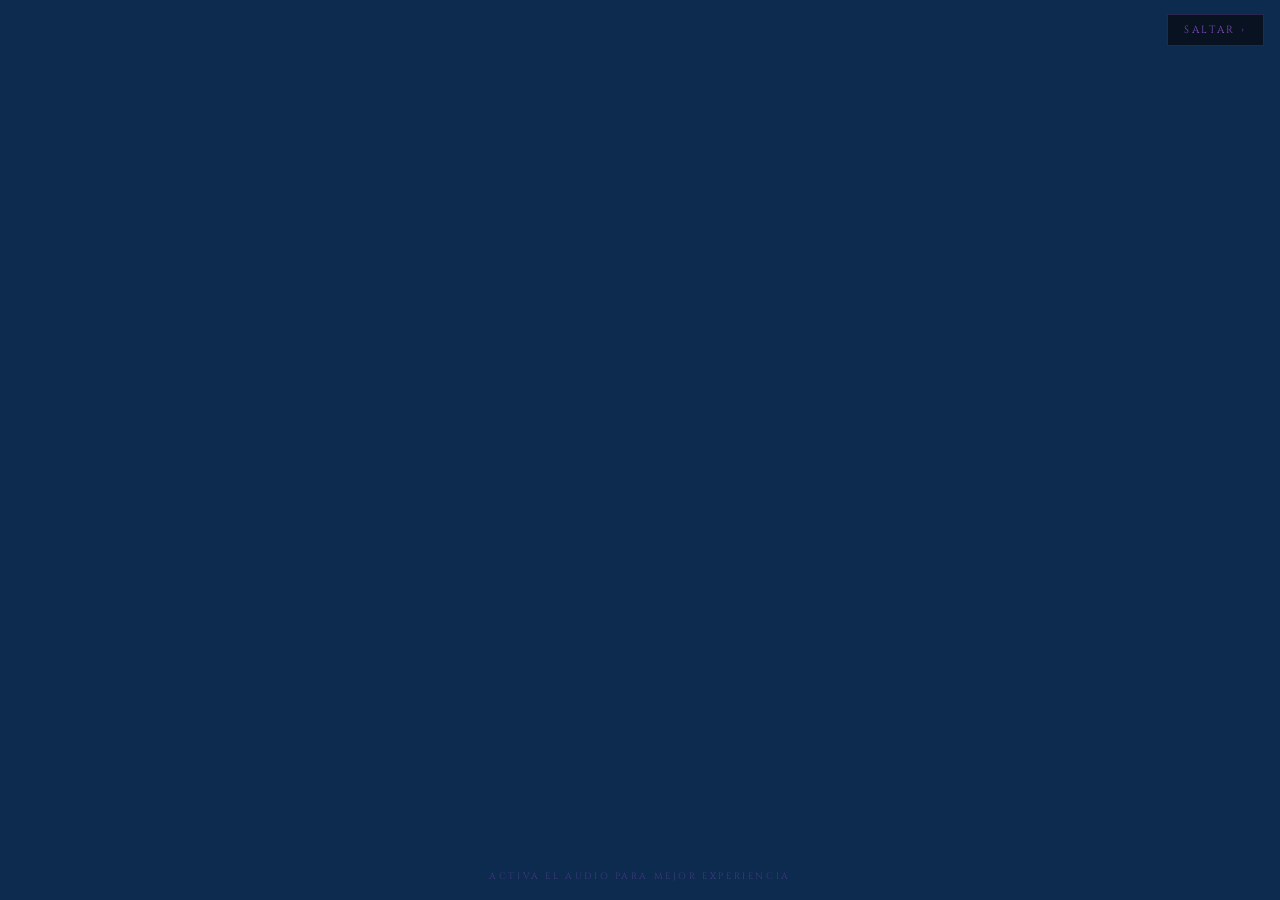
<file: index.html>
//index.html
<!DOCTYPE html>
<html lang="es">
<head>
  <meta charset="UTF-8" />
  <meta name="viewport" content="width=device-width, initial-scale=1.0, maximum-scale=1.0, user-scalable=no" />
  <meta name="screen-orientation" content="landscape" />
  <meta name="mobile-web-app-capable" content="yes" />
  <meta name="apple-mobile-web-app-capable" content="yes" />
  <title>Ashes of the Reborn</title>
  <link rel="preconnect" href="https://fonts.googleapis.com" />
  <link rel="preconnect" href="https://fonts.gstatic.com" crossorigin />
  <link href="https://fonts.googleapis.com/css2?family=Cinzel+Decorative:wght@400;700;900&family=Cinzel:wght@400;500;600&family=EB+Garamond:ital,wght@0,400;0,500;1,400&display=swap" rel="stylesheet" />
  <link rel="stylesheet" href="css/mochigo.css" />
  <style>
    *, *::before, *::after { box-sizing: border-box; margin: 0; padding: 0; }

    html, body {
      width: 100%; height: 100%;
      overflow: hidden;
      background: var(--ash-deep);
      font-family: 'EB Garamond', serif;
      color: var(--text);
      cursor: default;
    }

    #particles {
      position: fixed; inset: 0;
      pointer-events: none;
      z-index: 0;
    }

    .vignette {
      position: fixed; inset: 0;
      background: radial-gradient(ellipse at center,
        transparent 30%,
        rgba(5,5,10,0.7) 80%,
        rgba(5,5,10,0.97) 100%);
      pointer-events: none;
      z-index: 1;
    }

    .screen {
      position: fixed; inset: 0;
      display: flex; flex-direction: column;
      align-items: center; justify-content: center;
      opacity: 0;
      pointer-events: none;
      z-index: 10;
      transition: opacity 0.05s;
    }
    .screen.active {
      opacity: 1;
      pointer-events: all;
    }

    #rotate-warning {
      position: fixed; inset: 0;
      background: var(--furina-dark);
      display: flex; flex-direction: column;
      align-items: center; justify-content: center; gap: 20px;
      z-index: 999;
      opacity: 0; pointer-events: none;
      transition: opacity 0.4s;
    }
    #rotate-warning.show { opacity: 1; pointer-events: all; }
    .rotate-icon {
      font-size: 2.8rem;
      animation: rotateAnim 1.5s ease-in-out infinite;
    }
    @keyframes rotateAnim {
      0%,100% { transform: rotate(0deg); }
      50%      { transform: rotate(90deg); }
    }
    .rotate-text {
      font-family: 'Cinzel', serif;
      font-size: 0.8rem; letter-spacing: 0.3em;
      color: var(--clorinde-light); text-align: center;
      text-transform: uppercase;
    }
    .rotate-sub {
      font-family: 'EB Garamond', serif;
      font-size: 0.9rem; color: rgba(123,79,191,0.5);
      text-align: center; font-style: italic;
    }

    #screen-logo {
      background: var(--furina-dark);
    }
    .studio-logo {
      display: flex; flex-direction: column;
      align-items: center; gap: 0;
      opacity: 0;
    }
    .studio-logo.reveal {
      animation: logoReveal 4.8s ease forwards;
    }
    @keyframes logoReveal {
      0%   { opacity: 0; transform: scale(0.94) translateY(6px); }
      18%  { opacity: 1; transform: scale(1) translateY(0); }
      72%  { opacity: 1; transform: scale(1); }
      100% { opacity: 0; transform: scale(1.02); }
    }
    .logo-emblem {
     width: min(480px, 88vw);
      height: auto;
      display: block;
      border-radius: 12px;
   }
    @media (orientation: portrait) {
      .logo-emblem { width: min(320px, 85vw); }
    }
    .studio-name, .studio-sub { display: none; }

    /* ══ MENU PRINCIPAL — Clorinde dominante ══ */
    #screen-menu { background: var(--skirk-black); }

    @media (orientation: portrait) {
      #screen-menu .menu-layout {
        flex-direction: column;
        text-align: center;
      }
      #screen-menu .menu-left { border-right: none; border-bottom: 1px solid rgba(123,79,191,0.18); padding-bottom: 20px; }
      #screen-menu .menu-title { font-size: 1.6rem; }
      #screen-menu .menu-subtitle { font-size: 0.6rem; }
    }

    .menu-bg {
      position: absolute; inset: 0;
      background:
        radial-gradient(ellipse 55% 45% at 100% 100%,
          rgba(123,79,191,0.35) 0%, transparent 55%),
        radial-gradient(ellipse 45% 50% at 0% 0%,
          rgba(123,79,191,0.10) 0%, transparent 50%),
        radial-gradient(ellipse 60% 60% at 30% 70%,
          rgba(61,31,110,0.4) 0%, transparent 65%),
        linear-gradient(135deg, var(--skirk-black) 0%, var(--skirk-dark) 100%);
    }

    .menu-layout {
      position: relative; z-index: 2;
      display: flex; flex-direction: row;
      align-items: center;
      width: 100%; height: 100%;
      padding: 0 6vw;
      gap: 0;
    }

    .menu-left {
      flex: 1;
      display: flex; flex-direction: column;
      justify-content: center;
      padding-right: 5vw;
      border-right: 1px solid rgba(123,79,191,0.2);
    }

    .menu-right {
      flex: 0 0 auto;
      display: flex; flex-direction: column;
      justify-content: center;
      padding-left: 5vw;
      min-width: 200px;
    }

    .menu-title-wrap { position: relative; }

    .menu-title-bg {
      font-family: 'Cinzel Decorative', serif;
      font-size: clamp(1.4rem, 4.5vw, 4rem);
      font-weight: 900;
      color: transparent;
      -webkit-text-stroke: 1px var(--clorinde-light);
      position: absolute; top: 50%; left: 0;
      transform: translateY(-50%);
      white-space: nowrap;
      opacity: 0.12; pointer-events: none;
      filter: blur(2px);
    }
    .menu-title {
      font-family: 'Cinzel Decorative', serif;
      font-size: clamp(1.4rem, 4.5vw, 4rem);
      font-weight: 900;
      background: linear-gradient(120deg,
        var(--accent) 0%,
        var(--clorinde-light) 45%,
        var(--skirk-dark) 100%);
      -webkit-background-clip: text;
      -webkit-text-fill-color: transparent;
      background-clip: text;
      filter: drop-shadow(0 0 24px rgba(123,79,191,0.35));
      position: relative;
      line-height: 1.15;
    }
    .menu-subtitle {
      font-family: 'Cinzel', serif;
      font-size: clamp(0.52rem, 1vw, 0.72rem);
      letter-spacing: 0.4em;
      color: var(--jahoda-purple);
      margin-top: 14px;
      text-transform: uppercase;
    }
    .menu-divider {
      width: 120px; height: 1px;
      background: linear-gradient(90deg, var(--clorinde-light), transparent);
      margin: 20px 0;
      position: relative;
    }
    .menu-divider::before {
      content: '✦';
      position: absolute; top: 50%; left: 0;
      transform: translateY(-50%);
      color: var(--accent); font-size: 0.6rem;
      background: var(--skirk-black); padding-right: 8px;
    }
    .menu-studio {
      font-family: 'Cinzel', serif;
      font-size: 0.58rem; letter-spacing: 0.3em;
      color: var(--clorinde-light); opacity: 0.65;
      text-transform: uppercase;
    }

    .menu-options {
      display: flex; flex-direction: column;
      align-items: flex-start; gap: 2px;
    }
    .menu-btn {
      font-family: 'Cinzel', serif;
      font-size: clamp(0.82rem, 1.8vw, 0.95rem);
      letter-spacing: 0.18em;
      color: var(--text-dim);
      background: none; border: none;
      padding: 14px 0 14px 16px;
      cursor: pointer;
      position: relative;
      transition: color 0.2s, padding-left 0.2s;
      text-transform: uppercase;
      -webkit-tap-highlight-color: transparent;
      white-space: nowrap;
    }
    .menu-btn::before {
      content: '';
      position: absolute; left: 0; top: 50%;
      transform: translateY(-50%) scaleY(0);
      width: 2px; height: 60%;
      background: var(--clorinde-light);
      transition: transform 0.2s;
    }
    .menu-btn:active, .menu-btn:hover {
      color: var(--accent); padding-left: 22px;
    }
    .menu-btn:active::before, .menu-btn:hover::before { transform: translateY(-50%) scaleY(1); }
    .menu-btn.primary {
      color: var(--jahoda-purple);
      font-size: clamp(0.9rem, 2vw, 1rem);
    }
    .menu-btn.primary:active, .menu-btn.primary:hover { color: var(--accent); }
    .menu-version {
      position: absolute; bottom: 22px; right: 30px;
      font-family: 'Cinzel', serif; font-size: 0.58rem;
      letter-spacing: 0.2em; color: var(--clorinde-light); opacity: 0.5;
    }

    #skip-btn {
      position: fixed; top: 14px; right: 16px;
      font-family: 'Cinzel', serif;
      font-size: 0.65rem; letter-spacing: 0.25em;
      color: var(--clorinde-light);
      background: rgba(8,8,14,0.7);
      border: 1px solid rgba(123,79,191,0.3);
      padding: 8px 16px;
      cursor: pointer; z-index: 200;
      opacity: 0; pointer-events: none;
      transition: opacity 0.4s, color 0.2s, border-color 0.2s;
    }
    #skip-btn.visible { opacity: 1; pointer-events: all; }
    #skip-btn:active { color: var(--accent); border-color: rgba(123,79,191,0.6); }

    #flash {
      position: fixed; inset: 0; background: #fff;
      opacity: 0; pointer-events: none; z-index: 100;
    }
    #fade {
      position: fixed; inset: 0; background: var(--skirk-black);
      opacity: 1; pointer-events: none; z-index: 50;
      transition: opacity 1.2s ease;
    }
    #fade.clear { opacity: 0; }

    #audio-note {
      position: fixed; bottom: 18px; left: 50%;
      transform: translateX(-50%);
      font-family: 'Cinzel', serif; font-size: 0.58rem;
      letter-spacing: 0.28em; color: var(--clorinde-light);
      opacity: 0; transition: opacity 1.2s; z-index: 200;
      white-space: nowrap;
    }
    #audio-note.show { opacity: 0.45; }
  </style>
</head>
<body>

<div id="rotate-warning">
  <div class="rotate-icon">📱</div>
  <div class="rotate-text">Gira tu dispositivo</div>
  <div class="rotate-sub">Este juego está diseñado para modo horizontal</div>
</div>

<canvas id="particles"></canvas>
<div class="vignette"></div>
<div id="flash"></div>
<div id="fade"></div>

<div class="screen" id="screen-logo">
  <div class="studio-logo" id="studioLogo">
    <img src="valiant.png" class="logo-emblem" alt="Valiant Gaming" />
  </div>
</div>

<button id="skip-btn" onclick="skipToMenu()">SALTAR ›</button>

<div class="screen" id="screen-menu">
  <div class="menu-bg"></div>
  <div class="menu-layout">
    <div class="menu-left">
      <div class="menu-title-wrap">
        <div class="menu-title-bg">ASHES OF<br>THE REBORN</div>
        <div class="menu-title">ASHES OF<br>THE REBORN</div>
      </div>
      <div class="menu-subtitle">Un mundo aguarda. Un destino elegido.</div>
      <div class="menu-divider"></div>
      <div class="menu-studio">Valiant Gaming · Beta v0.1</div>
    </div>
    <div class="menu-right">
      <nav class="menu-options" id="menu-options-nav"></nav>
    </div>
  </div>
  <div class="menu-version">IRONFELL</div>
</div>

<div id="audio-note">ACTIVA EL AUDIO PARA MEJOR EXPERIENCIA</div>

<script>
  window.onerror = (msg, src, line) => {
  document.body.innerHTML = `<div style="color:red;padding:20px;font-family:monospace;font-size:14px;">
    ERROR: ${msg}<br>Línea: ${line}
  </div>`;
};

const canvas = document.getElementById('particles');
const ctx    = canvas.getContext('2d');

function resizeCanvas() {
  canvas.width  = window.innerWidth;
  canvas.height = window.innerHeight;
}
resizeCanvas();
window.addEventListener('resize', resizeCanvas);

class Particle {
  constructor() { this.reset(true); }
  reset(random) {
    this.x    = Math.random() * canvas.width;
    this.y    = random ? Math.random() * canvas.height : -5;
    this.size = Math.random() * 1.4 + 0.3;
    this.vx   = (Math.random() - 0.5) * 0.06;
    this.vy   = Math.random() * 0.18 + 0.05;
    this.maxL = Math.random() * 280 + 160;
    this.life = random ? Math.random() * this.maxL : 0;
    this.hue  = 260;
  }
  update() {
    this.x += this.vx; this.y += this.vy; this.life++;
    if (this.life > this.maxL || this.y > canvas.height + 4) this.reset(false);
  }
  draw() {
    const p = this.life / this.maxL;
    const a = p < 0.12 ? p/0.12 : p > 0.78 ? (1-p)/0.22 : 1;
    ctx.save();
    ctx.globalAlpha = a * 0.35;
    ctx.fillStyle = `hsl(${this.hue},40%,72%)`;
    ctx.beginPath();
    ctx.arc(this.x, this.y, this.size, 0, Math.PI*2);
    ctx.fill();
    ctx.restore();
  }
}

const parts = Array.from({length:140}, () => new Particle());
(function loop() { ctx.clearRect(0,0,canvas.width,canvas.height); parts.forEach(p=>{p.update();p.draw();}); requestAnimationFrame(loop); })();

const SCREENS = {
  logo:  document.getElementById('screen-logo'),
  menu:  document.getElementById('screen-menu'),
};

function showScreen(id) {
  Object.values(SCREENS).forEach(s => s.classList.remove('active'));
  if (id && SCREENS[id]) SCREENS[id].classList.add('active');
}

const fadeEl = document.getElementById('fade');
function fadeIn(cb, ms=1200) {
  fadeEl.style.transition = 'none';
  fadeEl.style.opacity = '1';
  fadeEl.classList.remove('clear');
  requestAnimationFrame(() => requestAnimationFrame(() => {
    fadeEl.style.transition = `opacity ${ms}ms ease`;
    fadeEl.style.opacity = '0';
    setTimeout(() => { fadeEl.classList.add('clear'); cb&&cb(); }, ms);
  }));
}
function fadeOut(cb, ms=1000) {
  fadeEl.classList.remove('clear');
  fadeEl.style.transition = `opacity ${ms}ms ease`;
  fadeEl.style.opacity = '1';
  setTimeout(() => cb&&cb(), ms);
}

function skipToMenu() {
  document.getElementById('skip-btn').classList.remove('visible');
  fadeOut(() => { showScreen('menu'); fadeIn(null, 1800); renderMenuOptions(); }, 700);
}

function showSkip() { document.getElementById('skip-btn').classList.add('visible'); }
function hideSkip() { document.getElementById('skip-btn').classList.remove('visible'); }

function hasSaveGame() {
  return localStorage.getItem('ashes_savegame') !== null;
}

function getSaveInfo() {
  const raw = localStorage.getItem('ashes_savegame');
  if (!raw) return null;
  try {
    const data = JSON.parse(raw);
    return { level: data.kael?.level ?? 1, timestamp: data.timestamp };
  } catch (e) {
    return null;
  }
}

function formatSaveTime(timestamp) {
  if (!timestamp) return '';
  const diffMs = Date.now() - timestamp;
  const mins = Math.floor(diffMs / 60000);
  if (mins < 1)  return 'ahora mismo';
  if (mins < 60) return `hace ${mins} min`;
  const hours = Math.floor(mins / 60);
  if (hours < 24) return `hace ${hours}h`;
  return `hace ${Math.floor(hours / 24)}d`;
}

function renderMenuOptions() {
  const nav = document.getElementById('menu-options-nav');
  const hasSave = hasSaveGame();
  const info    = hasSave ? getSaveInfo() : null;

  nav.innerHTML = '';

  if (hasSave) {
    const contBtn = document.createElement('button');
    contBtn.className = 'menu-btn primary';
    contBtn.textContent = info
      ? `Continuar · Nv.${info.level} · ${formatSaveTime(info.timestamp)}`
      : 'Continuar';
    contBtn.onclick = () => startGame(true);
    nav.appendChild(contBtn);
  }

  const newBtn = document.createElement('button');
  newBtn.className = 'menu-btn' + (hasSave ? '' : ' primary');
  newBtn.textContent = 'Nueva Partida';
  newBtn.onclick = () => {
    if (hasSave) {
      confirmOverwrite(() => {
        localStorage.removeItem('ashes_savegame');
        startGame(false);
      });
    } else {
      startGame(false);
    }
  };
  nav.appendChild(newBtn);

  const optBtn = document.createElement('button');
  optBtn.className = 'menu-btn';
  optBtn.textContent = 'Opciones';
  optBtn.onclick = () => alert('Opciones — pendiente de implementar');
  nav.appendChild(optBtn);
}

function confirmOverwrite(onConfirm) {
  const ok = window.confirm('Iniciar una nueva partida borrará tu progreso guardado. ¿Continuar?');
  if (ok) onConfirm();
}

function startGame(loadSave) {
  fadeOut(() => {
    window.location.href = loadSave ? './game.html?load=1' : './game.html';
  }, 900);
}

window.addEventListener('load', () => {
  if (screen.orientation && screen.orientation.lock) {
    screen.orientation.lock('landscape').catch(() => {});
  }

  const warning = document.getElementById('rotate-warning');
  function checkOrientation() {
    const isPortrait = window.innerHeight > window.innerWidth;
    warning.classList.toggle('show', isPortrait);
  }
  checkOrientation();
  window.addEventListener('resize', checkOrientation);
  window.addEventListener('orientationchange', checkOrientation);

  // Logo del estudio → menú principal directo (sin narrativa)
  showScreen('logo');
  const logo = document.getElementById('studioLogo');
  logo.classList.remove('reveal');
  void logo.offsetWidth;
  logo.classList.add('reveal');
  fadeIn(null, 900);

  setTimeout(() => {
    const note = document.getElementById('audio-note');
    note.classList.add('show');
    setTimeout(() => note.classList.remove('show'), 3800);
  }, 600);

  showSkip();

  setTimeout(() => {
    fadeOut(() => {
      hideSkip();
      showScreen('menu');
      fadeIn(null, 1800);
      renderMenuOptions();
    }, 1100);
  }, 5200);
});
</script>
</body>
</html>
</file>
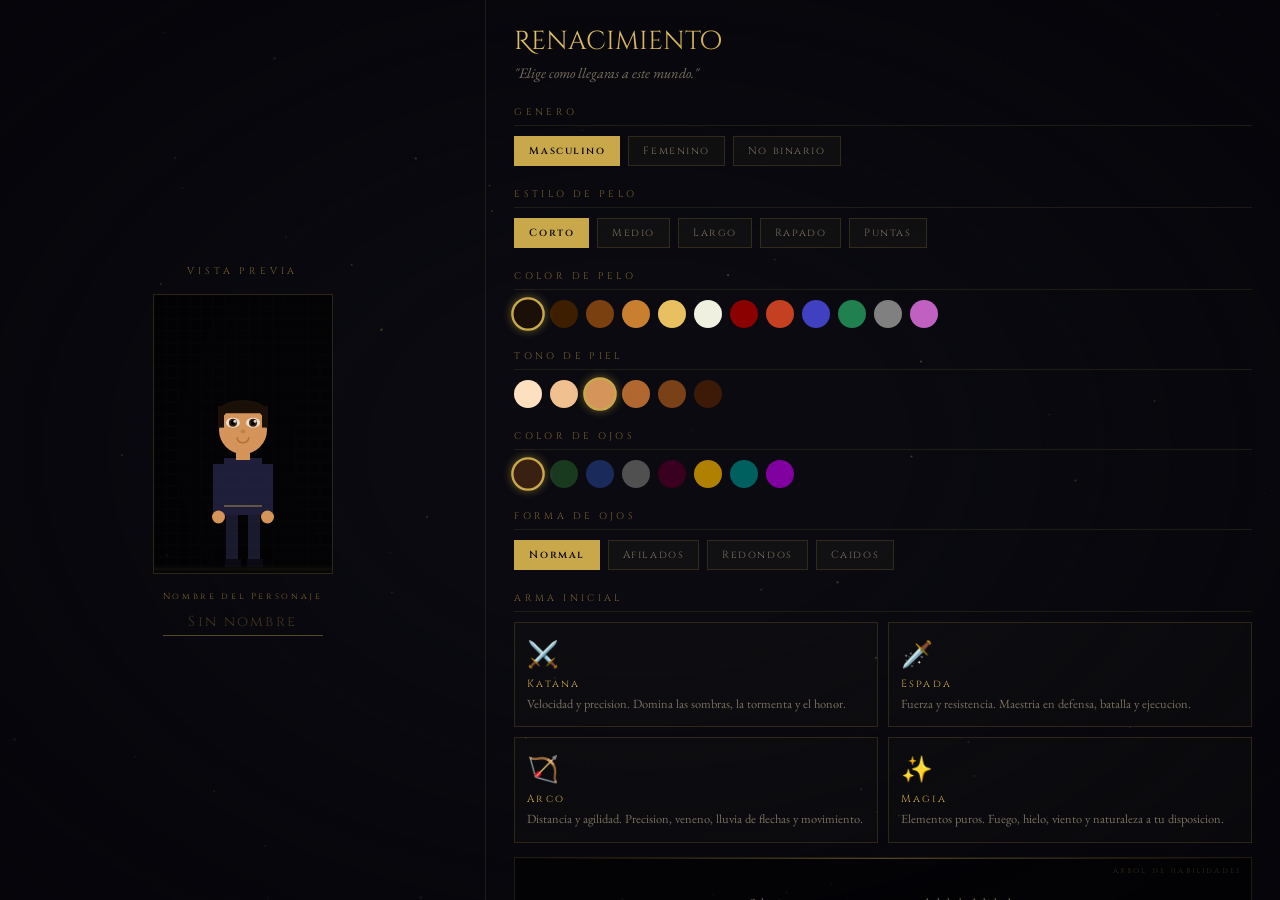
<file: character-creator.html>
<!DOCTYPE html>
<html lang="es">
<head>
<meta charset="UTF-8"/>
<meta name="viewport" content="width=device-width, initial-scale=1.0, maximum-scale=1.0, user-scalable=no"/>
<title>Ashes of the Reborn — Renacimiento</title>
<link href="https://fonts.googleapis.com/css2?family=Cinzel+Decorative:wght@400;700&family=Cinzel:wght@400;500;600&family=EB+Garamond:ital,wght@0,400;1,400&display=swap" rel="stylesheet"/>
<style>
*,*::before,*::after{box-sizing:border-box;margin:0;padding:0}
:root{
  --gold:#C9A84C;--gold-light:#E8C97A;--gold-dim:#7A6030;
  --ash:#1A1A1E;--ash-mid:#12121A;--ash-deep:#0A0A10;
  --ember:#8B2A0A;--smoke:#2E2E38;--text:#D4C9A8;--text-dim:#7A7060;
}
html,body{width:100%;height:100%;overflow:hidden;background:var(--ash-deep);
  font-family:'EB Garamond',serif;color:var(--text);}

#fade{position:fixed;inset:0;background:#04040A;opacity:0;pointer-events:none;z-index:50;transition:opacity 1s ease;}

#particles{position:fixed;inset:0;pointer-events:none;z-index:0;}
.vignette{position:fixed;inset:0;background:radial-gradient(ellipse at center,transparent 30%,rgba(5,5,10,0.7) 80%,rgba(5,5,10,0.97) 100%);pointer-events:none;z-index:1;}

.creator{
  position:fixed;inset:0;display:flex;z-index:10;
  opacity:1;
}

.col-preview{
  width:38%;height:100%;
  display:flex;flex-direction:column;align-items:center;justify-content:center;
  padding:20px;border-right:1px solid rgba(201,168,76,0.12);
  position:relative;
}
.preview-title{
  font-family:'Cinzel',serif;font-size:0.6rem;letter-spacing:0.4em;
  color:var(--gold-dim);text-transform:uppercase;margin-bottom:16px;
}
#sprite-canvas{
  width:180px;height:280px;
  border:1px solid rgba(201,168,76,0.2);
  background:rgba(0,0,0,0.4);
  image-rendering:pixelated;
}
.preview-name-wrap{margin-top:16px;text-align:center;}
.preview-name-label{font-family:'Cinzel',serif;font-size:0.55rem;letter-spacing:0.3em;color:var(--gold-dim);margin-bottom:6px;}
#char-name-input{
  background:transparent;border:none;border-bottom:1px solid rgba(201,168,76,0.4);
  color:var(--gold-light);font-family:'Cinzel',serif;font-size:0.9rem;
  letter-spacing:0.15em;text-align:center;width:160px;outline:none;padding:4px;
}
#char-name-input::placeholder{color:var(--gold-dim);opacity:0.5;}

.col-options{
  flex:1;height:100%;overflow-y:auto;
  padding:24px 28px;display:flex;flex-direction:column;gap:0;
}
.col-options::-webkit-scrollbar{width:3px;}
.col-options::-webkit-scrollbar-track{background:transparent;}
.col-options::-webkit-scrollbar-thumb{background:var(--gold-dim);border-radius:2px;}

.creator-header{margin-bottom:24px;}
.creator-title{
  font-family:'Cinzel Decorative',serif;font-size:clamp(1rem,2.5vw,1.6rem);
  background:linear-gradient(175deg,var(--gold-light) 0%,var(--gold) 50%,var(--gold-dim) 100%);
  -webkit-background-clip:text;-webkit-text-fill-color:transparent;background-clip:text;
}
.creator-sub{
  font-family:'EB Garamond',serif;font-style:italic;
  font-size:0.9rem;color:var(--text-dim);margin-top:4px;
}

.section{margin-bottom:22px;}
.section-title{
  font-family:'Cinzel',serif;font-size:0.6rem;letter-spacing:0.35em;
  color:var(--gold-dim);text-transform:uppercase;
  margin-bottom:10px;padding-bottom:6px;
  border-bottom:1px solid rgba(201,168,76,0.12);
}

.pill-group{display:flex;flex-wrap:wrap;gap:8px;}
.pill{
  font-family:'Cinzel',serif;font-size:0.65rem;letter-spacing:0.15em;
  color:var(--text-dim);background:rgba(201,168,76,0.04);
  border:1px solid rgba(201,168,76,0.18);padding:7px 14px;
  cursor:pointer;transition:all 0.18s;-webkit-tap-highlight-color:transparent;
}
.pill:hover{color:var(--gold);border-color:rgba(201,168,76,0.45);}
.pill.active{
  color:var(--ash-deep);background:var(--gold);
  border-color:var(--gold);font-weight:600;
}

.swatch-group{display:flex;flex-wrap:wrap;gap:8px;}
.swatch{
  width:28px;height:28px;border-radius:50%;cursor:pointer;
  border:2px solid transparent;transition:all 0.18s;
  -webkit-tap-highlight-color:transparent;
}
.swatch:hover{transform:scale(1.15);}
.swatch.active{border-color:var(--gold);transform:scale(1.2);box-shadow:0 0 8px rgba(201,168,76,0.5);}

.weapon-grid{display:grid;grid-template-columns:1fr 1fr;gap:10px;}
.weapon-card{
  border:1px solid rgba(201,168,76,0.18);padding:14px 12px;
  cursor:pointer;transition:all 0.2s;position:relative;overflow:hidden;
  -webkit-tap-highlight-color:transparent;
  background:rgba(201,168,76,0.02);
}
.weapon-card::before{
  content:'';position:absolute;inset:0;
  background:linear-gradient(135deg,rgba(201,168,76,0.06) 0%,transparent 60%);
  opacity:0;transition:opacity 0.2s;
}
.weapon-card:hover::before,.weapon-card.active::before{opacity:1;}
.weapon-card.active{
  border-color:rgba(201,168,76,0.6);
  box-shadow:0 0 20px rgba(201,168,76,0.1),inset 0 0 20px rgba(201,168,76,0.03);
}
.weapon-icon{font-size:1.6rem;margin-bottom:6px;}
.weapon-name{
  font-family:'Cinzel',serif;font-size:0.65rem;letter-spacing:0.2em;
  color:var(--gold);display:block;margin-bottom:4px;
}
.weapon-desc{font-size:0.78rem;color:var(--text-dim);line-height:1.4;}

.skill-projection{
  margin-top:14px;
  border:1px solid rgba(201,168,76,0.15);
  background:rgba(0,0,0,0.5);
  padding:16px;position:relative;overflow:hidden;
  min-height:120px;
  transition:opacity 0.4s;
}
.skill-projection::before{
  content:'ARBOL DE HABILIDADES';
  position:absolute;top:8px;right:10px;
  font-family:'Cinzel',serif;font-size:0.45rem;letter-spacing:0.3em;
  color:rgba(201,168,76,0.25);
}
.skill-projection::after{
  content:'';position:absolute;left:0;right:0;height:1px;
  background:linear-gradient(90deg,transparent,rgba(201,168,76,0.4),transparent);
  animation:scan 3s linear infinite;top:0;
}
@keyframes scan{0%{top:0;}100%{top:100%;}}

.skill-tree-wrap{display:flex;flex-direction:column;gap:10px;}
.skill-subtype{margin-bottom:8px;}
.subtype-label{
  font-family:'Cinzel',serif;font-size:0.55rem;letter-spacing:0.25em;
  color:rgba(201,168,76,0.5);text-transform:uppercase;margin-bottom:6px;
}
.skill-row{display:flex;gap:6px;align-items:center;}
.skill-node{
  display:flex;flex-direction:column;align-items:center;gap:3px;
  position:relative;
}
.skill-node + .skill-node::before{
  content:'--';position:absolute;left:-14px;top:10px;
  font-size:0.5rem;color:rgba(201,168,76,0.2);
}
.s-gem{
  width:32px;height:32px;border:1px solid;border-radius:2px;
  display:flex;align-items:center;justify-content:center;
  font-size:0.65rem;position:relative;
  transition:all 0.2s;
}
.s-gem.common{border-color:rgba(180,180,180,0.4);background:rgba(180,180,180,0.05);color:#aaa;}
.s-gem.rare{border-color:rgba(100,180,255,0.5);background:rgba(100,180,255,0.06);color:#7bbfff;}
.s-gem.epic{border-color:rgba(180,100,255,0.5);background:rgba(180,100,255,0.06);color:#c27fff;}
.s-gem.legendary{border-color:rgba(255,180,50,0.7);background:rgba(255,180,50,0.08);color:#ffbe32;box-shadow:0 0 8px rgba(255,180,50,0.2);}
.s-gem.locked{border-color:rgba(80,80,80,0.3);background:rgba(0,0,0,0.3);color:rgba(80,80,80,0.5);filter:grayscale(1);}
.s-name{font-family:'Cinzel',serif;font-size:0.42rem;letter-spacing:0.05em;color:var(--text-dim);text-align:center;max-width:40px;line-height:1.2;}

.no-weapon{
  font-family:'EB Garamond',serif;font-style:italic;
  color:var(--text-dim);font-size:0.85rem;text-align:center;
  padding:20px 0;
}

.confirm-wrap{margin-top:auto;padding-top:20px;}
.confirm-btn{
  width:100%;font-family:'Cinzel',serif;font-size:0.75rem;
  letter-spacing:0.3em;color:var(--ash-deep);
  background:linear-gradient(135deg,var(--gold) 0%,var(--gold-light) 100%);
  border:none;padding:16px;cursor:pointer;
  transition:all 0.2s;text-transform:uppercase;
  -webkit-tap-highlight-color:transparent;
}
.confirm-btn:hover{filter:brightness(1.1);}
.confirm-btn:active{transform:scale(0.98);}
.confirm-btn:disabled{opacity:0.3;cursor:not-allowed;filter:none;}

@media(orientation:portrait),(max-width:600px){
  .creator{flex-direction:column;}
  .col-preview{width:100%;height:auto;padding:16px;border-right:none;border-bottom:1px solid rgba(201,168,76,0.12);flex-direction:row;gap:20px;justify-content:flex-start;}
  #sprite-canvas{width:90px;height:140px;}
  .col-options{padding:16px;}
  .weapon-grid{grid-template-columns:1fr 1fr;}
}
</style>
</head>
<body>
<canvas id="particles"></canvas>
<div class="vignette"></div>
<div id="fade"></div>

<div class="creator" id="creator">

  <div class="col-preview">
    <div class="preview-title">Vista Previa</div>
    <canvas id="sprite-canvas" width="180" height="280"></canvas>
    <div class="preview-name-wrap">
      <div class="preview-name-label">Nombre del Personaje</div>
      <input id="char-name-input" type="text" maxlength="16" placeholder="Sin nombre" spellcheck="false"/>
    </div>
  </div>

  <div class="col-options">
    <div class="creator-header">
      <div class="creator-title">Renacimiento</div>
      <div class="creator-sub">"Elige como llegaras a este mundo."</div>
    </div>

    <div class="section">
      <div class="section-title">Genero</div>
      <div class="pill-group" id="gender-group">
        <div class="pill active" data-val="male">Masculino</div>
        <div class="pill" data-val="female">Femenino</div>
        <div class="pill" data-val="nb">No binario</div>
      </div>
    </div>

    <div class="section">
      <div class="section-title">Estilo de Pelo</div>
      <div class="pill-group" id="hair-group">
        <div class="pill active" data-val="short">Corto</div>
        <div class="pill" data-val="medium">Medio</div>
        <div class="pill" data-val="long">Largo</div>
        <div class="pill" data-val="shaved">Rapado</div>
        <div class="pill" data-val="spiky">Puntas</div>
      </div>
    </div>

    <div class="section">
      <div class="section-title">Color de Pelo</div>
      <div class="swatch-group" id="hair-color-group">
        <div class="swatch active" data-val="#1a1008" style="background:#1a1008"></div>
        <div class="swatch" data-val="#3d1f00" style="background:#3d1f00"></div>
        <div class="swatch" data-val="#7a4010" style="background:#7a4010"></div>
        <div class="swatch" data-val="#c88030" style="background:#c88030"></div>
        <div class="swatch" data-val="#e8c060" style="background:#e8c060"></div>
        <div class="swatch" data-val="#f0f0e0" style="background:#f0f0e0"></div>
        <div class="swatch" data-val="#8b0000" style="background:#8b0000"></div>
        <div class="swatch" data-val="#c44020" style="background:#c44020"></div>
        <div class="swatch" data-val="#4040c0" style="background:#4040c0"></div>
        <div class="swatch" data-val="#208050" style="background:#208050"></div>
        <div class="swatch" data-val="#808080" style="background:#808080"></div>
        <div class="swatch" data-val="#c060c0" style="background:#c060c0"></div>
      </div>
    </div>

    <div class="section">
      <div class="section-title">Tono de Piel</div>
      <div class="swatch-group" id="skin-group">
        <div class="swatch" data-val="#fde0c0" style="background:#fde0c0"></div>
        <div class="swatch" data-val="#f0c090" style="background:#f0c090"></div>
        <div class="swatch active" data-val="#d4945a" style="background:#d4945a"></div>
        <div class="swatch" data-val="#b06830" style="background:#b06830"></div>
        <div class="swatch" data-val="#7a4018" style="background:#7a4018"></div>
        <div class="swatch" data-val="#3d1a08" style="background:#3d1a08"></div>
      </div>
    </div>

    <div class="section">
      <div class="section-title">Color de Ojos</div>
      <div class="swatch-group" id="eye-group">
        <div class="swatch active" data-val="#3a2010" style="background:#3a2010"></div>
        <div class="swatch" data-val="#1a3a20" style="background:#1a3a20"></div>
        <div class="swatch" data-val="#1a2a5a" style="background:#1a2a5a"></div>
        <div class="swatch" data-val="#505050" style="background:#505050"></div>
        <div class="swatch" data-val="#3a0020" style="background:#3a0020"></div>
        <div class="swatch" data-val="#b08000" style="background:#b08000"></div>
        <div class="swatch" data-val="#006060" style="background:#006060"></div>
        <div class="swatch" data-val="#8000a0" style="background:#8000a0"></div>
      </div>
    </div>

    <div class="section">
      <div class="section-title">Forma de Ojos</div>
      <div class="pill-group" id="eye-shape-group">
        <div class="pill active" data-val="normal">Normal</div>
        <div class="pill" data-val="sharp">Afilados</div>
        <div class="pill" data-val="round">Redondos</div>
        <div class="pill" data-val="droopy">Caidos</div>
      </div>
    </div>

    <div class="section">
      <div class="section-title">Arma Inicial</div>
      <div class="weapon-grid" id="weapon-grid">
        <div class="weapon-card" data-weapon="katana">
          <div class="weapon-icon">⚔️</div>
          <span class="weapon-name">Katana</span>
          <div class="weapon-desc">Velocidad y precision. Domina las sombras, la tormenta y el honor.</div>
        </div>
        <div class="weapon-card" data-weapon="sword">
          <div class="weapon-icon">🗡️</div>
          <span class="weapon-name">Espada</span>
          <div class="weapon-desc">Fuerza y resistencia. Maestria en defensa, batalla y ejecucion.</div>
        </div>
        <div class="weapon-card" data-weapon="bow">
          <div class="weapon-icon">🏹</div>
          <span class="weapon-name">Arco</span>
          <div class="weapon-desc">Distancia y agilidad. Precision, veneno, lluvia de flechas y movimiento.</div>
        </div>
        <div class="weapon-card" data-weapon="magic">
          <div class="weapon-icon">✨</div>
          <span class="weapon-name">Magia</span>
          <div class="weapon-desc">Elementos puros. Fuego, hielo, viento y naturaleza a tu disposicion.</div>
        </div>
      </div>

      <div class="skill-projection" id="skill-projection">
        <div class="no-weapon" id="no-weapon-msg">Selecciona un arma para ver su arbol de habilidades</div>
        <div class="skill-tree-wrap" id="skill-tree" style="display:none;"></div>
      </div>
    </div>

    <div class="confirm-wrap">
      <button class="confirm-btn" id="confirm-btn" disabled onclick="confirmCharacter()">
        Renacer en Aeltherion
      </button>
    </div>

  </div>
</div>

<script>
// PARTICLES
const pc = document.getElementById('particles');
const px = pc.getContext('2d');
function rsz() { pc.width = innerWidth; pc.height = innerHeight; }
rsz();
window.addEventListener('resize', rsz);
class P {
  constructor() { this.reset(true); }
  reset(r) {
    this.x = Math.random() * pc.width;
    this.y = r ? Math.random() * pc.height : pc.height + 5;
    this.s = Math.random() * 1.1 + 0.2;
    this.vx = (Math.random() - 0.5) * 0.1;
    this.vy = -(Math.random() * 0.22 + 0.06);
    this.ml = Math.random() * 280 + 160;
    this.l = r ? Math.random() * this.ml : 0;
    this.h = Math.random() * 25 + 32;
  }
  update() { this.x += this.vx; this.y += this.vy; this.l++; if (this.l > this.ml || this.y < -4) this.reset(false); }
  draw() {
    const p = this.l / this.ml;
    const a = p < 0.12 ? p / 0.12 : p > 0.78 ? (1 - p) / 0.22 : 1;
    px.save(); px.globalAlpha = a * 0.3;
    px.fillStyle = `hsl(${this.h},58%,58%)`;
    px.beginPath(); px.arc(this.x, this.y, this.s, 0, Math.PI * 2); px.fill();
    px.restore();
  }
}
const pts = Array.from({ length: 90 }, () => new P());
(function loop() { px.clearRect(0, 0, pc.width, pc.height); pts.forEach(p => { p.update(); p.draw(); }); requestAnimationFrame(loop); })();

// ESTADO
const state = {
  gender: 'male', hair: 'short', hairColor: '#1a1008',
  skin: '#d4945a', eyeColor: '#3a2010', eyeShape: 'normal',
  weapon: null, name: ''
};

// SKILL TREES
const SKILLS = {
  katana: [
    { label: 'Velocidad', nodes: [
      {name:'Quick Slash',tier:'common'},{name:'Flash Step',tier:'common'},{name:'Blade Dance',tier:'common'},{name:'1000 Cuts',tier:'common'}
    ]},
    { label: 'Sombra', nodes: [
      {name:'Shadow Slash',tier:'common'},{name:'Nightfall',tier:'rare'},{name:'Void Step',tier:'epic'},{name:'Shadow Realm',tier:'legendary'}
    ]},
    { label: 'Tormenta', nodes: [
      {name:'Thunder Slash',tier:'common'},{name:'Static Field',tier:'rare'},{name:'Thunder Storm',tier:'epic'},{name:'God of Thunder',tier:'legendary'}
    ]},
    { label: 'Honor', nodes: [
      {name:'Last Stand',tier:'common'},{name:'Martyr',tier:'rare'},{name:'Sacred Blade',tier:'epic'},{name:'Leg. Stand',tier:'legendary'}
    ]},
  ],
  sword: [
    { label: 'Fuerza', nodes: [
      {name:'Cleave',tier:'common'},{name:'?',tier:'locked'},{name:'?',tier:'locked'},{name:'?',tier:'locked'}
    ]},
    { label: 'Defensa', nodes: [
      {name:'Shield Bash',tier:'common'},{name:'?',tier:'locked'},{name:'?',tier:'locked'},{name:'?',tier:'locked'}
    ]},
    { label: 'Batalla', nodes: [
      {name:'War Cry',tier:'common'},{name:'?',tier:'locked'},{name:'?',tier:'locked'},{name:'?',tier:'locked'}
    ]},
    { label: 'Ejecucion', nodes: [
      {name:'Execute',tier:'common'},{name:'?',tier:'locked'},{name:'?',tier:'locked'},{name:'?',tier:'locked'}
    ]},
  ],
  bow: [
    { label: 'Precision', nodes: [
      {name:'Piercing Shot',tier:'common'},{name:'Snipe',tier:'rare'},{name:'Bullseye',tier:'locked'},{name:'Divine Arrow',tier:'locked'}
    ]},
    { label: 'Veneno', nodes: [
      {name:'Poison Arrow',tier:'common'},{name:'Plague Shot',tier:'locked'},{name:'Toxic Cloud',tier:'locked'},{name:'Death Plague',tier:'locked'}
    ]},
    { label: 'Lluvia', nodes: [
      {name:'Rain of Arrows',tier:'common'},{name:'Storm Volley',tier:'locked'},{name:'Arrow Storm',tier:'locked'},{name:'Sky Collapse',tier:'locked'}
    ]},
    { label: 'Agilidad', nodes: [
      {name:'Back Step',tier:'common'},{name:'Roll Shot',tier:'locked'},{name:'Phantom Step',tier:'locked'},{name:'Void Dance',tier:'locked'}
    ]},
  ],
  magic: [
    { label: 'Fuego', nodes: [
      {name:'Fireball',tier:'common'},{name:'?',tier:'locked'},{name:'?',tier:'locked'},{name:'?',tier:'locked'}
    ]},
    { label: 'Hielo', nodes: [
      {name:'Ice Shard',tier:'common'},{name:'?',tier:'locked'},{name:'?',tier:'locked'},{name:'?',tier:'locked'}
    ]},
    { label: 'Viento', nodes: [
      {name:'Wind Gust',tier:'common'},{name:'?',tier:'locked'},{name:'?',tier:'locked'},{name:'?',tier:'locked'}
    ]},
    { label: 'Planta', nodes: [
      {name:'Thorn Shot',tier:'common'},{name:'?',tier:'locked'},{name:'?',tier:'locked'},{name:'?',tier:'locked'}
    ]},
  ],
};

const TIER_ICONS = { common: 'O', rare: 'R', epic: 'E', legendary: 'L', locked: '?' };

function renderSkillTree(weapon) {
  const tree = document.getElementById('skill-tree');
  const msg = document.getElementById('no-weapon-msg');
  if (!weapon) { tree.style.display = 'none'; msg.style.display = 'block'; return; }
  msg.style.display = 'none'; tree.style.display = 'flex';
  const data = SKILLS[weapon];
  tree.innerHTML = data.map(sub => `
    <div class="skill-subtype">
      <div class="subtype-label">${sub.label}</div>
      <div class="skill-row">
        ${sub.nodes.map((n, i) => `
          <div class="skill-node">
            <div class="s-gem ${n.tier}" title="${n.name} - ${n.tier}">${TIER_ICONS[n.tier]}</div>
            <div class="s-name">${n.name}</div>
          </div>
          ${i < sub.nodes.length - 1 ? '<div style="color:rgba(201,168,76,0.3);font-size:0.7rem;margin-bottom:16px;">-</div>' : ''}
        `).join('')}
      </div>
    </div>
  `).join('');
}

// SPRITE
const sc = document.getElementById('sprite-canvas');
const sx = sc.getContext('2d');

function shadeColor(col, amt) {
  let r = parseInt(col.slice(1,3),16) + amt;
  let g = parseInt(col.slice(3,5),16) + amt;
  let b = parseInt(col.slice(5,7),16) + amt;
  r = Math.max(0,Math.min(255,r)); g = Math.max(0,Math.min(255,g)); b = Math.max(0,Math.min(255,b));
  return '#' + [r,g,b].map(v => v.toString(16).padStart(2,'0')).join('');
}

function drawSprite() {
  const w = sc.width, h = sc.height;
  sx.clearRect(0,0,w,h);
  sx.fillStyle = 'rgba(0,0,0,0.3)';
  sx.fillRect(0,0,w,h);

  sx.save(); sx.globalAlpha = 0.25; sx.fillStyle = '#000';
  sx.beginPath(); sx.ellipse(w/2, h-18, 30, 8, 0, 0, Math.PI*2); sx.fill();
  sx.restore();

  const skin = state.skin;
  const hair = state.hairColor;
  const eye  = state.eyeColor;
  const isFemale = state.gender === 'female';
  const isNB     = state.gender === 'nb';

  const bodyW = isFemale ? 34 : 38;
  const bodyH = 58;
  const headR = isFemale ? 22 : 24;
  const legH  = 52;
  const legW  = isFemale ? 10 : 12;
  const cx    = w / 2;
  const headY = h - legH - bodyH - headR*2 - 10;
  const bodyY = headY + headR*2 + 4;
  const legY  = bodyY + bodyH;

  sx.fillStyle = '#1a1a2e';
  sx.fillRect(cx - bodyW/2 + 2, legY, legW, legH);
  sx.fillRect(cx + bodyW/2 - legW - 2, legY, legW, legH);

  sx.fillStyle = '#0a0a14';
  sx.fillRect(cx - bodyW/2 + 1, legY+legH-8, legW+4, 8);
  sx.fillRect(cx + bodyW/2 - legW - 3, legY+legH-8, legW+4, 8);

  const bodyColor = isFemale ? '#1a2a4a' : '#1e1e3a';
  sx.fillStyle = bodyColor;
  sx.fillRect(cx - bodyW/2, bodyY, bodyW, bodyH);
  sx.fillStyle = 'rgba(201,168,76,0.4)';
  sx.fillRect(cx - bodyW/2, bodyY + bodyH - 10, bodyW, 2);

  const armW = isFemale ? 9 : 11;
  const armH = isFemale ? 50 : 54;
  sx.fillStyle = bodyColor;
  sx.fillRect(cx - bodyW/2 - armW, bodyY + 6, armW, armH);
  sx.fillRect(cx + bodyW/2, bodyY + 6, armW, armH);

  sx.fillStyle = skin;
  sx.beginPath(); sx.arc(cx - bodyW/2 - armW/2, bodyY+6+armH, armW/2+1, 0, Math.PI*2); sx.fill();
  sx.beginPath(); sx.arc(cx + bodyW/2 + armW/2, bodyY+6+armH, armW/2+1, 0, Math.PI*2); sx.fill();

  drawWeaponSprite(cx + bodyW/2 + armW/2, bodyY + 6 + armH);

  sx.fillStyle = skin;
  sx.fillRect(cx - 7, headY + headR*2 - 4, 14, 10);

  sx.fillStyle = skin;
  sx.beginPath();
  if (isNB) {
    sx.rect(cx - headR, headY, headR*2, headR*2);
  } else {
    sx.ellipse(cx, headY + headR, headR, headR * (isFemale ? 1.1 : 1.0), 0, 0, Math.PI*2);
  }
  sx.fill();

  drawHair(cx, headY, headR, hair, isFemale);
  drawEyes(cx, headY + headR * 0.7, headR, eye);

  sx.fillStyle = shadeColor(skin, -20);
  sx.beginPath(); sx.ellipse(cx, headY + headR * 1.05, 2.5, 2, 0, 0, Math.PI*2); sx.fill();

  sx.strokeStyle = shadeColor(skin, -35);
  sx.lineWidth = 1.5;
  sx.beginPath(); sx.arc(cx, headY + headR * 1.28, 6, 0.1, Math.PI - 0.1); sx.stroke();

  sx.save(); sx.globalAlpha = 0.04; sx.strokeStyle = '#C9A84C'; sx.lineWidth = 0.5;
  for (let y = 0; y < h; y += 12) { sx.beginPath(); sx.moveTo(0,y); sx.lineTo(w,y); sx.stroke(); }
  for (let x = 0; x < w; x += 12) { sx.beginPath(); sx.moveTo(x,0); sx.lineTo(x,h); sx.stroke(); }
  sx.restore();

  const t = Date.now() * 0.001;
  const scanY = ((t % 2) / 2) * h;
  sx.save(); sx.globalAlpha = 0.08;
  const grad = sx.createLinearGradient(0, scanY-6, 0, scanY+6);
  grad.addColorStop(0,'transparent');
  grad.addColorStop(0.5,'rgba(201,168,76,0.8)');
  grad.addColorStop(1,'transparent');
  sx.fillStyle = grad;
  sx.fillRect(0, scanY-6, w, 12);
  sx.restore();
}

function drawHair(cx, headY, headR, color, isFemale) {
  sx.fillStyle = color;
  const style = state.hair;
  if (style === 'shaved') {
    sx.save(); sx.globalAlpha = 0.4; sx.fillStyle = color;
    sx.beginPath(); sx.ellipse(cx, headY+headR*0.3, headR-2, headR*0.4, 0, Math.PI, Math.PI*2); sx.fill();
    sx.restore(); return;
  }
  if (style === 'short') {
    sx.beginPath(); sx.ellipse(cx, headY+headR*0.3, headR+1, headR*0.55, 0, Math.PI, Math.PI*2); sx.fill();
    sx.fillRect(cx-headR-1, headY, 6, headR*0.9);
    sx.fillRect(cx+headR-5, headY, 6, headR*0.9); return;
  }
  if (style === 'medium') {
    sx.beginPath(); sx.ellipse(cx, headY+headR*0.3, headR+2, headR*0.6, 0, Math.PI, Math.PI*2); sx.fill();
    sx.fillRect(cx-headR-2, headY, 7, headR*1.5);
    sx.fillRect(cx+headR-5, headY, 7, headR*1.5); return;
  }
  if (style === 'long') {
    sx.beginPath(); sx.ellipse(cx, headY+headR*0.3, headR+2, headR*0.6, 0, Math.PI, Math.PI*2); sx.fill();
    sx.fillRect(cx-headR-2, headY, 8, headR*2.8);
    sx.fillRect(cx+headR-6, headY, 8, headR*2.8);
    sx.beginPath(); sx.moveTo(cx-headR-2,headY+headR*2.8); sx.lineTo(cx-headR+4,headY+headR*3.5); sx.lineTo(cx-headR+8,headY+headR*2.8); sx.fill();
    sx.beginPath(); sx.moveTo(cx+headR-6,headY+headR*2.8); sx.lineTo(cx+headR-1,headY+headR*3.5); sx.lineTo(cx+headR+2,headY+headR*2.8); sx.fill();
    return;
  }
  if (style === 'spiky') {
    sx.beginPath(); sx.ellipse(cx, headY+headR*0.3, headR+1, headR*0.5, 0, Math.PI, Math.PI*2); sx.fill();
    const spikes = [-headR*0.6, -headR*0.2, headR*0.2, headR*0.6];
    spikes.forEach(ox => {
      sx.beginPath();
      sx.moveTo(cx+ox-5, headY+6);
      sx.lineTo(cx+ox, headY-headR*0.6);
      sx.lineTo(cx+ox+5, headY+6);
      sx.fill();
    }); return;
  }
}

function drawEyes(cx, eyeY, headR, color) {
  const shape = state.eyeShape;
  const ex = headR * 0.42;
  [-ex, ex].forEach(ox => {
    sx.fillStyle = '#e8e0d0';
    if (shape === 'round') {
      sx.beginPath(); sx.ellipse(cx+ox, eyeY, 7, 6, 0, 0, Math.PI*2); sx.fill();
    } else if (shape === 'sharp') {
      sx.beginPath(); sx.moveTo(cx+ox-7,eyeY); sx.lineTo(cx+ox,eyeY-5); sx.lineTo(cx+ox+7,eyeY); sx.lineTo(cx+ox,eyeY+4); sx.closePath(); sx.fill();
    } else if (shape === 'droopy') {
      sx.save(); sx.translate(cx+ox, eyeY); sx.rotate(ox > 0 ? 0.2 : -0.2);
      sx.beginPath(); sx.ellipse(0, 0, 7, 4.5, 0, 0, Math.PI*2); sx.fill();
      sx.restore();
    } else {
      sx.beginPath(); sx.ellipse(cx+ox, eyeY, 7, 5, 0, 0, Math.PI*2); sx.fill();
    }
    sx.fillStyle = color;
    sx.beginPath(); sx.ellipse(cx+ox, eyeY, 4, 4, 0, 0, Math.PI*2); sx.fill();
    sx.fillStyle = '#000';
    sx.beginPath(); sx.ellipse(cx+ox, eyeY, 2, 2.5, 0, 0, Math.PI*2); sx.fill();
    sx.fillStyle = 'rgba(255,255,255,0.8)';
    sx.beginPath(); sx.ellipse(cx+ox+2, eyeY-1.5, 1.5, 1.5, 0, 0, Math.PI*2); sx.fill();
  });
}

function drawWeaponSprite(x, y) {
  if (!state.weapon) return;
  sx.save(); sx.translate(x, y);
  if (state.weapon === 'katana') {
    sx.strokeStyle = '#e0e8f0'; sx.lineWidth = 2.5;
    sx.beginPath(); sx.moveTo(4,-40); sx.lineTo(2,10); sx.stroke();
    sx.strokeStyle = '#c9a84c'; sx.lineWidth = 4;
    sx.beginPath(); sx.moveTo(-4,10); sx.lineTo(8,10); sx.stroke();
    sx.strokeStyle = '#7a5020'; sx.lineWidth = 3;
    sx.beginPath(); sx.moveTo(3,10); sx.lineTo(5,30); sx.stroke();
  } else if (state.weapon === 'sword') {
    sx.strokeStyle = '#c0c8d0'; sx.lineWidth = 4;
    sx.beginPath(); sx.moveTo(3,-45); sx.lineTo(3,8); sx.stroke();
    sx.strokeStyle = '#8a8090'; sx.lineWidth = 6;
    sx.beginPath(); sx.moveTo(-8,8); sx.lineTo(14,8); sx.stroke();
    sx.strokeStyle = '#c9a84c'; sx.lineWidth = 3;
    sx.beginPath(); sx.moveTo(3,8); sx.lineTo(5,28); sx.stroke();
  } else if (state.weapon === 'bow') {
    sx.strokeStyle = '#7a5020'; sx.lineWidth = 2.5;
    sx.beginPath(); sx.arc(0,0,24,-(Math.PI*0.7),Math.PI*0.7); sx.stroke();
    sx.strokeStyle = 'rgba(201,168,76,0.6)'; sx.lineWidth = 1;
    sx.beginPath(); sx.moveTo(14,-17); sx.lineTo(14,17); sx.stroke();
  } else if (state.weapon === 'magic') {
    sx.strokeStyle = '#6080ff'; sx.lineWidth = 2;
    sx.beginPath(); sx.moveTo(0,5); sx.lineTo(0,-30); sx.stroke();
    sx.fillStyle = 'rgba(100,150,255,0.8)';
    sx.beginPath(); sx.arc(0,-32,5,0,Math.PI*2); sx.fill();
    sx.fillStyle = 'rgba(180,200,255,0.4)';
    sx.beginPath(); sx.arc(0,-32,9,0,Math.PI*2); sx.fill();
    [[8,-20],[-6,-10],[10,-5]].forEach(([mx,my]) => {
      sx.fillStyle = 'rgba(100,180,255,0.5)';
      sx.beginPath(); sx.arc(mx,my,2,0,Math.PI*2); sx.fill();
    });
  }
  sx.restore();
}

(function spriteLoop() { drawSprite(); requestAnimationFrame(spriteLoop); })();

// PILLS
document.querySelectorAll('.pill-group').forEach(group => {
  group.addEventListener('click', e => {
    const pill = e.target.closest('.pill');
    if (!pill) return;
    group.querySelectorAll('.pill').forEach(p => p.classList.remove('active'));
    pill.classList.add('active');
    const id = group.id;
    if (id === 'gender-group')    state.gender   = pill.dataset.val;
    if (id === 'hair-group')      state.hair     = pill.dataset.val;
    if (id === 'eye-shape-group') state.eyeShape = pill.dataset.val;
  });
});

// SWATCHES
document.querySelectorAll('.swatch-group').forEach(group => {
  group.addEventListener('click', e => {
    const sw = e.target.closest('.swatch');
    if (!sw) return;
    group.querySelectorAll('.swatch').forEach(s => s.classList.remove('active'));
    sw.classList.add('active');
    const id = group.id;
    if (id === 'hair-color-group') state.hairColor = sw.dataset.val;
    if (id === 'skin-group')       state.skin      = sw.dataset.val;
    if (id === 'eye-group')        state.eyeColor  = sw.dataset.val;
  });
});

// ARMAS
document.querySelectorAll('.weapon-card').forEach(card => {
  card.addEventListener('click', () => {
    document.querySelectorAll('.weapon-card').forEach(c => c.classList.remove('active'));
    card.classList.add('active');
    state.weapon = card.dataset.weapon;
    renderSkillTree(state.weapon);
    document.getElementById('confirm-btn').disabled = false;
  });
});

// NOMBRE
document.getElementById('char-name-input').addEventListener('input', e => {
  state.name = e.target.value;
});

// CONFIRMAR
function confirmCharacter() {
  if (!state.weapon) return;
  localStorage.setItem('ashesCharacter', JSON.stringify(state));
  const fade = document.getElementById('fade');
  fade.style.opacity = '1';
  setTimeout(() => { window.location.href = './game.html'; }, 1100);
}

// INIT
window.addEventListener('load', () => {
  renderSkillTree(null);
});
</script>
</body>
</html>
</file>
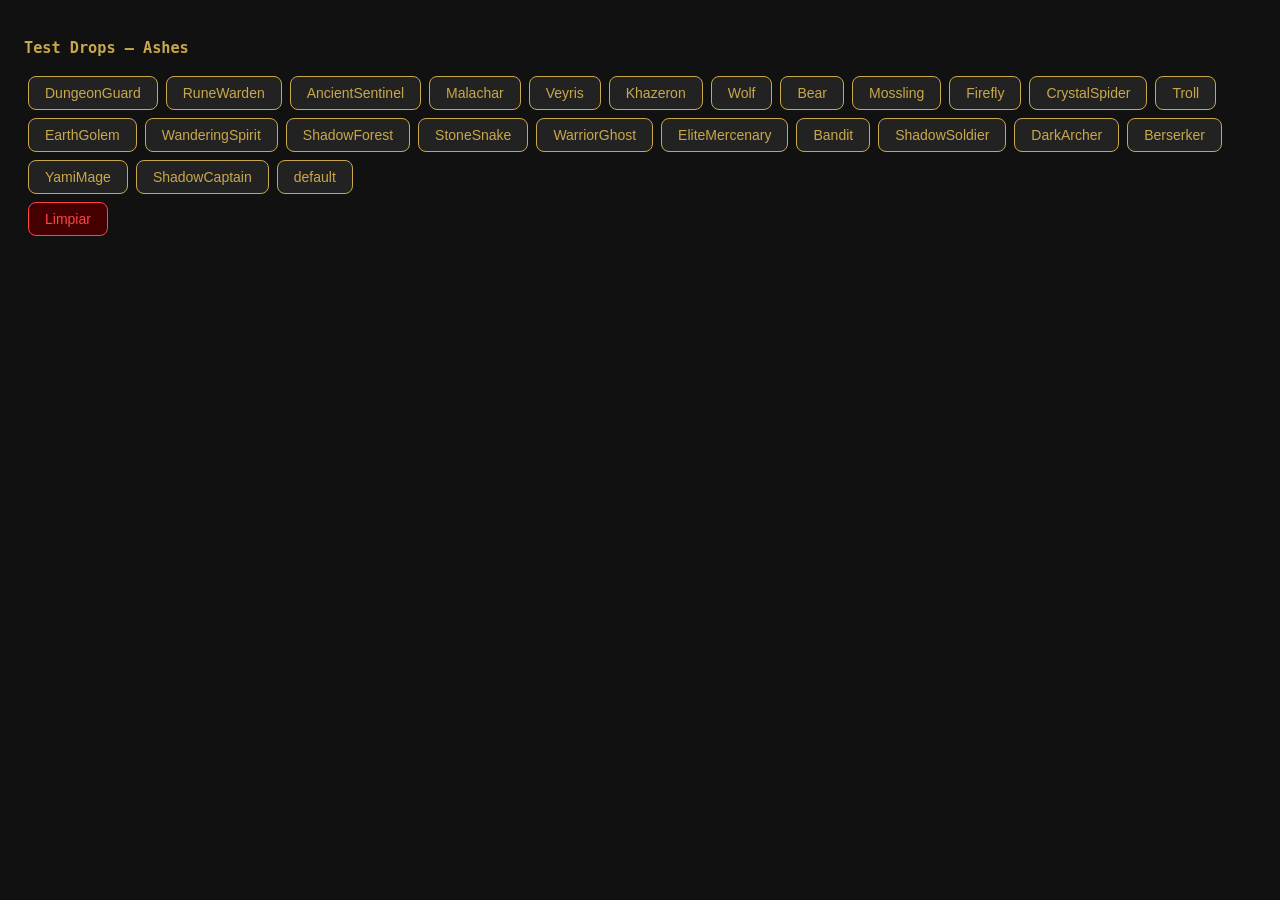
<file: test-drops.html>
<!DOCTYPE html>
<html>
<head>
  <meta charset="UTF-8">
  <title>Test Drops</title>
  <style>
    body { background:#111; color:#0f0; font-family:monospace; padding:16px; }
    button { background:#222; color:#C9A84C; border:1px solid #C9A84C; padding:8px 16px; margin:4px; border-radius:8px; font-size:14px; }
    #out { margin-top:16px; font-size:12px; line-height:1.8; white-space:pre-wrap; }
    #clear { background:#400; color:#f44; border-color:#f44; }
  </style>
</head>
<body>
<h3 style="color:#C9A84C">Test Drops — Ashes</h3>
<div id="btns"></div>
<button id="clear">Limpiar</button>
<div id="out"></div>

<script type="module">
import { rollDrops, ITEMS, ENEMY_DROPS } from './data/items.js';

const out = document.getElementById('out');
const btns = document.getElementById('btns');
let log = '';

document.getElementById('clear').onclick = () => { log = ''; out.textContent = ''; };

const enemies = Object.keys(ENEMY_DROPS);

for (const name of enemies) {
  const btn = document.createElement('button');
  btn.textContent = name;
  btn.onclick = () => {
    const rolled = rollDrops(name);
    const lines = rolled.map(d => {
      const item = ITEMS[d.id];
      return `  ${item?.icon ?? '?'} ${d.id} x${d.qty} — ${item ? '✅' : '❌ NO EXISTE'}`;
    });
    const entry = `[${name}]\n` +
      (lines.length ? lines.join('\n') : '  Sin drops este roll') + '\n\n';
    log += entry;
    out.textContent = log;
  };
  btns.appendChild(btn);
}
</script>
</body>
</html>
</file>
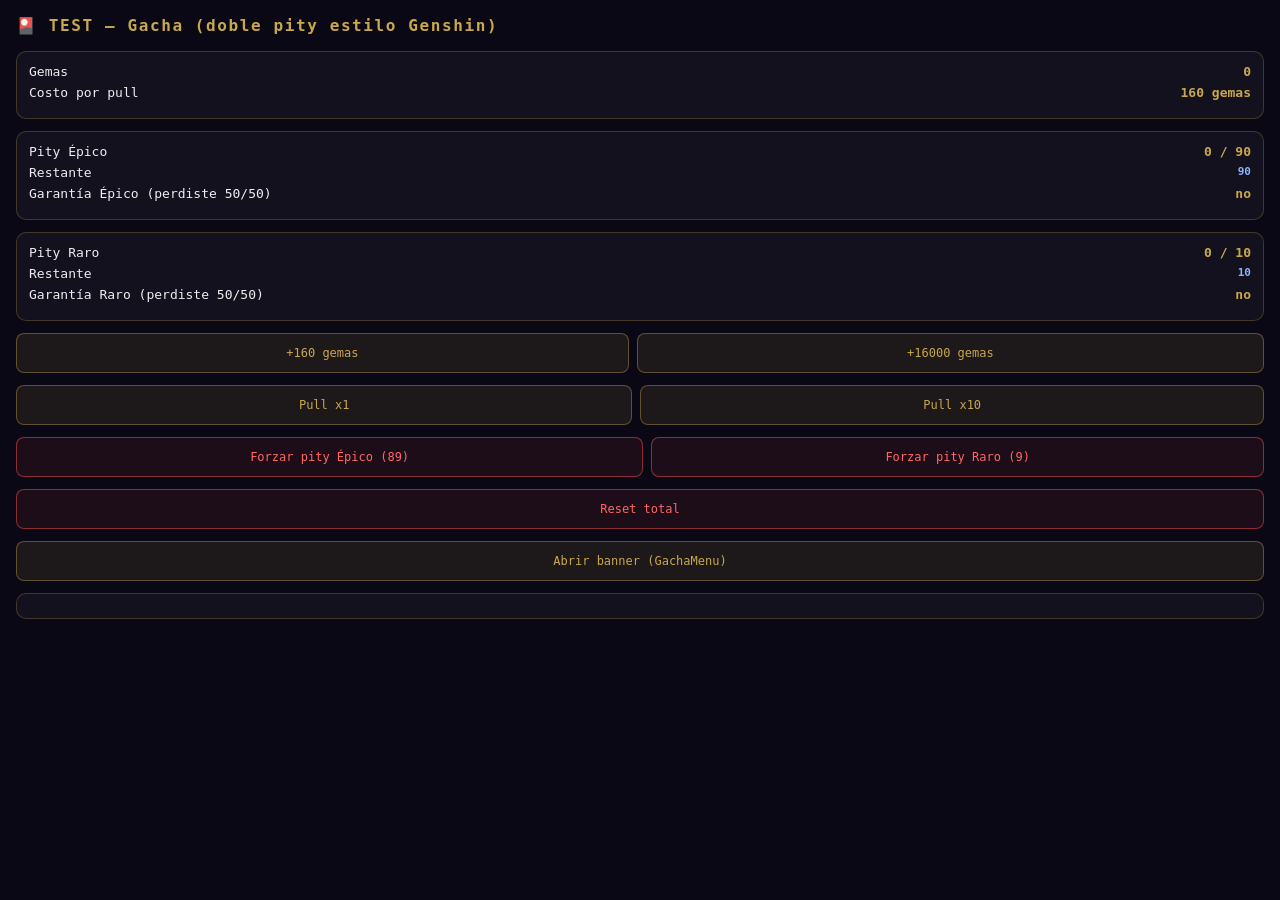
<file: test-gacha.html>
<!DOCTYPE html>
<html lang="es">
<head>
  <meta charset="UTF-8" />
  <meta name="viewport" content="width=device-width, initial-scale=1.0, maximum-scale=1.0, user-scalable=no" />
  <title>Test Gacha</title>
  <style>
    * { box-sizing: border-box; margin: 0; padding: 0; -webkit-tap-highlight-color: transparent; }
    body {
      background: #0a0814; color: #eee;
      font-family: monospace; padding: 16px;
      min-height: 100vh;
    }
    h1 { color: #C9A84C; font-size: 16px; letter-spacing: 0.1em; margin-bottom: 16px; }
    .panel {
      background: rgba(255,255,255,0.04);
      border: 1px solid rgba(201,168,76,0.25);
      border-radius: 10px;
      padding: 12px;
      margin-bottom: 12px;
    }
    .row { display: flex; justify-content: space-between; margin-bottom: 6px; font-size: 13px; }
    .row span:last-child { color: #C9A84C; font-weight: bold; }
    .row.sub span:last-child { color: #8ab4ff; font-size: 11px; }
    .guarantee-on { color: #ff66cc !important; }
    .btns { display: flex; flex-wrap: wrap; gap: 8px; margin-bottom: 12px; }
    button {
      flex: 1 1 auto; min-width: 110px;
      padding: 12px 10px;
      border-radius: 8px;
      border: 1px solid rgba(201,168,76,0.4);
      background: rgba(201,168,76,0.1);
      color: #C9A84C;
      font-family: monospace; font-size: 12px;
      cursor: pointer;
    }
    button:active { background: rgba(201,168,76,0.25); }
    button.danger { border-color: rgba(255,80,80,0.5); color: #ff6666; background: rgba(255,80,80,0.08); }
    #log {
      max-height: 45vh; overflow-y: auto;
      font-size: 12px; line-height: 1.6;
    }
    .pull-line { padding: 6px 8px; border-radius: 6px; margin-bottom: 4px; }
    .rarity-comun { background: rgba(255,255,255,0.05); color: #ccc; }
    .rarity-raro  { background: rgba(80,140,255,0.12); color: #8ab4ff; }
    .rarity-epico { background: rgba(255,200,60,0.15); color: #ffd24d; font-weight: bold; }
    .featured-tag { color: #ff66cc; }
    .offrate-tag { color: #888; }
  </style>
</head>
<body>

  <h1>🎴 TEST — Gacha (doble pity estilo Genshin)</h1>

  <div class="panel">
    <div class="row"><span>Gemas</span><span id="gems">--</span></div>
    <div class="row"><span>Costo por pull</span><span id="cost">--</span></div>
  </div>

  <div class="panel">
    <div class="row"><span>Pity Épico</span><span id="pity-epico">--</span></div>
    <div class="row sub"><span>Restante</span><span id="pity-epico-left">--</span></div>
    <div class="row"><span>Garantía Épico (perdiste 50/50)</span><span id="guarantee-epico">--</span></div>
  </div>

  <div class="panel">
    <div class="row"><span>Pity Raro</span><span id="pity-raro">--</span></div>
    <div class="row sub"><span>Restante</span><span id="pity-raro-left">--</span></div>
    <div class="row"><span>Garantía Raro (perdiste 50/50)</span><span id="guarantee-raro">--</span></div>
  </div>

  <div class="btns">
    <button id="add-gems">+160 gemas</button>
    <button id="add-gems-big">+16000 gemas</button>
  </div>

  <div class="btns">
    <button id="pull1">Pull x1</button>
    <button id="pull10">Pull x10</button>
  </div>

  <div class="btns">
    <button id="force-pity-epico" class="danger">Forzar pity Épico (89)</button>
    <button id="force-pity-raro" class="danger">Forzar pity Raro (9)</button>
  </div>
  <div class="btns">
    <button id="reset" class="danger">Reset total</button>
  </div>
  <div class="btns">
    <button id="open-menu">Abrir banner (GachaMenu)</button>
  </div>

  <div class="panel">
    <div id="log"></div>
  </div>

  <script type="module">
    import { GachaSystem, PULL_COST, PITY_EPICO_THRESHOLD, PITY_RARO_THRESHOLD } from './core/gacha.js';
    import { GachaMenu } from './ui/gachaMenu.js';

    const gacha = new GachaSystem();
    window._gacha = gacha;

    const $gems = document.getElementById('gems');
    const $cost = document.getElementById('cost');
    const $pityEpico = document.getElementById('pity-epico');
    const $pityEpicoLeft = document.getElementById('pity-epico-left');
    const $guaranteeEpico = document.getElementById('guarantee-epico');
    const $pityRaro = document.getElementById('pity-raro');
    const $pityRaroLeft = document.getElementById('pity-raro-left');
    const $guaranteeRaro = document.getElementById('guarantee-raro');
    const $log = document.getElementById('log');

    function refresh() {
      $gems.textContent = gacha.getGems();
      $cost.textContent = `${PULL_COST} gemas`;

      $pityEpico.textContent = `${gacha.getPityEpico()} / ${PITY_EPICO_THRESHOLD}`;
      $pityEpicoLeft.textContent = gacha.getPityEpicoRemaining();
      $guaranteeEpico.textContent = gacha.isGuaranteedEpico() ? 'SÍ' : 'no';
      $guaranteeEpico.className = gacha.isGuaranteedEpico() ? 'guarantee-on' : '';

      $pityRaro.textContent = `${gacha.getPityRaro()} / ${PITY_RARO_THRESHOLD}`;
      $pityRaroLeft.textContent = gacha.getPityRaroRemaining();
      $guaranteeRaro.textContent = gacha.isGuaranteedRaro() ? 'SÍ' : 'no';
      $guaranteeRaro.className = gacha.isGuaranteedRaro() ? 'guarantee-on' : '';
    }

    function logPull(item) {
      const div = document.createElement('div');
      div.className = `pull-line rarity-${item.rarity}`;
      let tag = '';
      if (item.featured === true) tag = ' <span class="featured-tag">[FEATURED]</span>';
      else if (item.featured === false) tag = ' <span class="offrate-tag">[off-rate]</span>';
      div.innerHTML = `<b>${item.rarity.toUpperCase()}</b> — ${item.name}${tag}`;
      $log.prepend(div);
    }

    document.getElementById('add-gems').addEventListener('click', () => {
      gacha.addGems(160);
      refresh();
    });

    document.getElementById('add-gems-big').addEventListener('click', () => {
      gacha.addGems(16000);
      refresh();
    });

    document.getElementById('pull1').addEventListener('click', () => {
      const results = gacha.pull(1);
      if (!results) { alert('Gemas insuficientes'); return; }
      results.forEach(logPull);
      refresh();
    });

    document.getElementById('pull10').addEventListener('click', () => {
      const results = gacha.pull(10);
      if (!results) { alert('Gemas insuficientes'); return; }
      results.forEach(logPull);
      refresh();
    });

    document.getElementById('force-pity-epico').addEventListener('click', () => {
      gacha._pityEpico = 89;
      gacha._savePity();
      refresh();
      alert('Pity Épico forzado a 89. El próximo pull garantiza Épico.');
    });

    document.getElementById('force-pity-raro').addEventListener('click', () => {
      gacha._pityRaro = 9;
      gacha._savePity();
      refresh();
      alert('Pity Raro forzado a 9. El próximo pull garantiza al menos Raro.');
    });

    document.getElementById('reset').addEventListener('click', () => {
      if (!confirm('¿Borrar gemas y pity guardados?')) return;
      localStorage.removeItem('ashes_gemas');
      localStorage.removeItem('ashes_gacha_pity');
      location.reload();
    });

    refresh();

    const menu = new GachaMenu(gacha);
    window._gachaMenu = menu;

    document.getElementById('open-menu').addEventListener('click', () => menu.open());

    window.addEventListener('error', (e) => {
      document.body.insertAdjacentHTML('afterbegin',
        `<div style="background:red;color:#fff;padding:8px;font-size:11px;word-break:break-all;">
          ERROR: ${e.message}<br>${e.filename}:${e.lineno}
        </div>`);
    });
  </script>

</body>
</html>
</file>
<file: css/mochigo.css>
/* css/mochigo.css — Ashes of the Reborn | Valiant Gaming
   Paleta MochiGo — fuente única de verdad para toda la UI del juego.
   Cambiar la paleta completa = editar solo este archivo. */

:root {
  /* ── Personajes (par oscuro/claro cada uno) ── */
  --furina-dark:    #0D2B4E;
  --furina-light:   #4AB3E8;

  --clorinde-dark:  #2D1B4E;
  --clorinde-light: #7B4FBF;

  --skirk-light:    #E8E0F5;
  --skirk-dark:     #3D1F6E;
  --skirk-teal:     #4DD9D9;
  --skirk-black:    #080810;

  --navia-dark:     #2E5478;
  --navia-light:    #7EB8D4;

  --jahoda-gold:    #C9A84C;
  --jahoda-purple:  #B07FEF;
  --jahoda-green:   #4CAF88;

  /* ── Acento global ── */
  --accent: #EDD47A;

  /* ── Roles semánticos (usados por el menú / UI general) ──
     Mezcla Furina/Navia (fríos) + acento dorado para texto,
     según lo definido para index.html/game.html. */
  --gold:       var(--accent);
  --gold-light: var(--furina-light);
  --gold-dim:   var(--navia-dark);
  --ash-deep:   var(--furina-dark);
  --ash-mid:    #142E4A;
  --ash:        #1E3A5C;
  --smoke:      #24405E;
  --text:       #D4C9A8;
  --text-dim:   #6A7F94;
  --ember:      #8B2A0A; /* contraste cálido intencional, sin cambios */

  /* ── Rareza (usado en inventario, gacha, equipo) ── */
  --rarity-comun:      var(--navia-light);
  --rarity-raro:       var(--jahoda-green);
  --rarity-epico:      var(--clorinde-light);
  --rarity-legendario: var(--accent);
}
</file>
